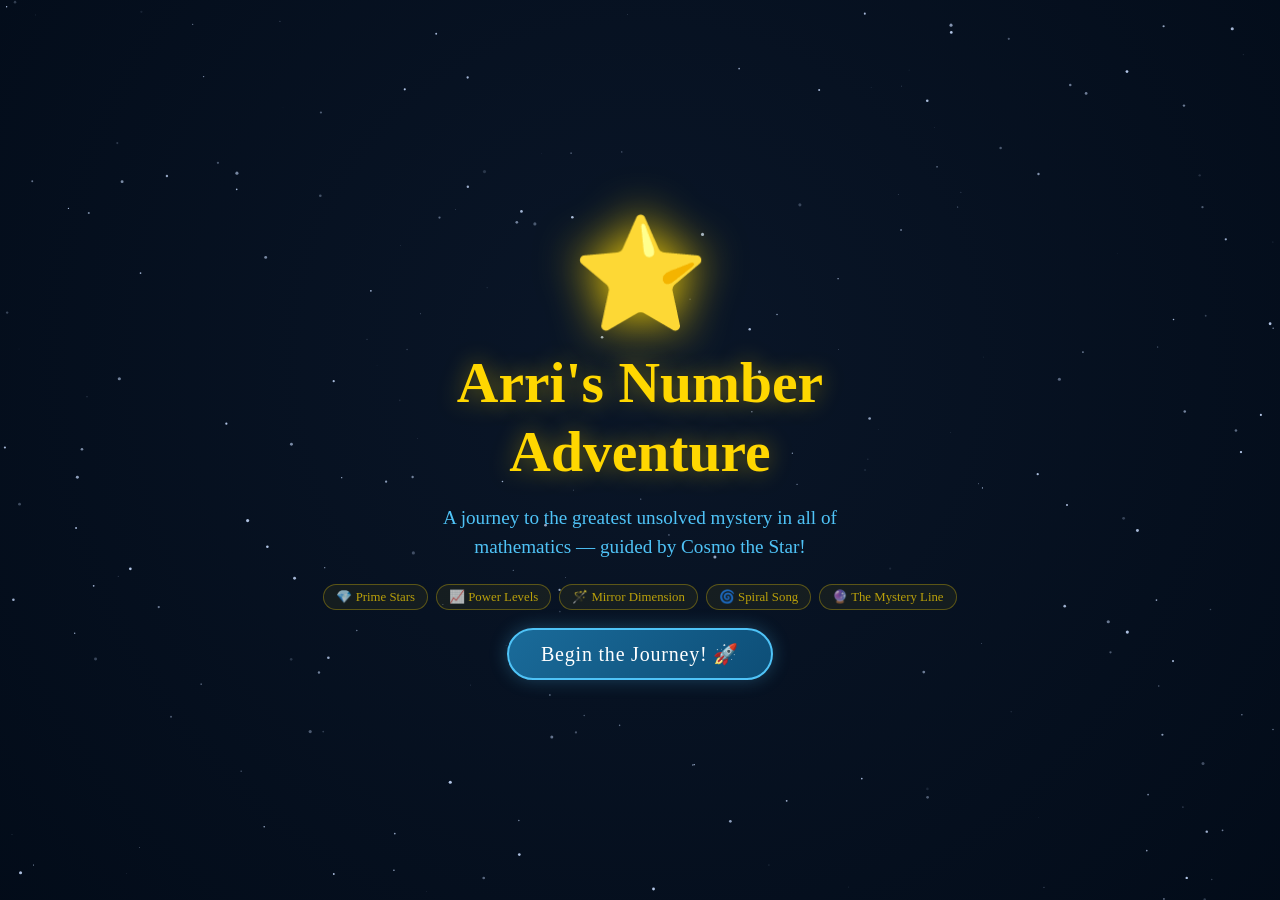
<file: index.html>
<!DOCTYPE html>
<html lang="en">
<head>
<meta charset="UTF-8">
<meta name="viewport" content="width=device-width, initial-scale=1.0, user-scalable=no">
<title>Arri's Number Adventure</title>
<style>
:root{
  --bg:#020b18;--bg2:#0a1628;--yellow:#ffd700;--orange:#ff9d00;
  --accent:#4fc3f7;--text:#e8f4ff;--bubble:rgba(4,16,42,0.94);
  --prime:#ffe100;--comp:#1e2d45;--font:'Georgia',serif;
  --green:#4cff8f;--purple:#c084fc;--red:#ff6b6b;
}
*{margin:0;padding:0;box-sizing:border-box;-webkit-tap-highlight-color:transparent;}
html,body{width:100%;height:100%;background:var(--bg);font-family:var(--font);overflow:hidden;color:var(--text);touch-action:manipulation;}
#bg{position:fixed;inset:0;z-index:0;}

/* ── APP SHELL ── */
#app{position:fixed;inset:0;z-index:1;}

/* ── SCREENS ── */
.screen{position:absolute;inset:0;display:flex;flex-direction:column;align-items:center;justify-content:center;
  opacity:0;pointer-events:none;transition:opacity .7s ease;}
.screen.active{opacity:1;pointer-events:all;}

/* ── TITLE ── */
#s-title{gap:18px;text-align:center;padding:20px;}
.cosmo-xl{font-size:clamp(64px,14vw,110px);animation:float 3s ease-in-out infinite;filter:drop-shadow(0 0 24px gold);line-height:1;}
@keyframes float{0%,100%{transform:translateY(0);}50%{transform:translateY(-14px);}}
#s-title h1{font-size:clamp(1.8rem,5.5vw,3.6rem);color:var(--yellow);text-shadow:0 0 24px rgba(255,215,0,.45);line-height:1.2;}
#s-title .sub{font-size:clamp(.85rem,2.5vw,1.2rem);color:var(--accent);max-width:420px;line-height:1.5;}
.chapter-badges{display:flex;flex-wrap:wrap;justify-content:center;gap:8px;margin-top:4px;}
.badge{padding:4px 12px;border:1px solid rgba(255,215,0,.3);border-radius:20px;
  font-size:clamp(.6rem,1.6vw,.8rem);color:rgba(255,215,0,.7);background:rgba(255,215,0,.06);}

/* ── CHAPTER SCREENS ── */
.ch-screen{padding:8px 10px 130px;flex-direction:column;}
.ch-title{font-size:clamp(.7rem,1.8vw,1rem);color:var(--accent);letter-spacing:.18em;text-transform:uppercase;margin-bottom:6px;flex-shrink:0;}
.ch-body{flex:1;width:100%;max-width:720px;display:flex;align-items:center;justify-content:center;position:relative;min-height:0;overflow:hidden;}

/* ── BUTTONS ── */
.btn{padding:12px 32px;background:linear-gradient(135deg,#1a6b9a,#0d4e77);border:2px solid var(--accent);
  border-radius:30px;color:#fff;font-family:var(--font);font-size:clamp(.95rem,2.5vw,1.25rem);cursor:pointer;
  letter-spacing:.04em;transition:all .25s;box-shadow:0 0 18px rgba(79,195,247,.28);}
.btn:hover,.btn:active{background:linear-gradient(135deg,#2a8bc4,#1a6b9a);box-shadow:0 0 28px rgba(79,195,247,.5);transform:scale(1.04);}
.btn-sm{padding:7px 20px;font-size:clamp(.72rem,2vw,.88rem);border-radius:18px;border-width:1px;}

/* ── NARRATOR ── */
#narrator{position:fixed;bottom:0;left:0;right:0;display:flex;align-items:flex-end;padding:10px 12px 12px;
  gap:10px;z-index:200;opacity:0;transform:translateY(24px);transition:all .5s ease;pointer-events:none;}
#narrator.vis{opacity:1;transform:translateY(0);pointer-events:all;}
#cosmo{font-size:clamp(40px,8vw,58px);animation:float 3.2s ease-in-out infinite;flex-shrink:0;filter:drop-shadow(0 0 10px gold);cursor:default;user-select:none;}
#bubble{flex:1;background:var(--bubble);border:1.5px solid rgba(79,195,247,.38);border-radius:16px;
  padding:11px 14px 10px;display:flex;flex-direction:column;gap:7px;backdrop-filter:blur(12px);
  box-shadow:0 4px 24px rgba(0,0,0,.55);max-width:600px;}
#nt{font-size:clamp(.82rem,2.2vw,1.08rem);color:var(--text);line-height:1.55;min-height:36px;}
#nt .hi{color:var(--yellow);font-weight:bold;}
#nt .em{color:var(--accent);}
#nt .spell{color:var(--purple);}
#nt .power{color:var(--orange);}
#nt .green{color:var(--green);}
#na{display:flex;gap:8px;justify-content:flex-end;align-items:center;}
#na .hint{font-size:clamp(.6rem,1.5vw,.72rem);color:rgba(255,255,255,.35);flex:1;}
#btn-next{padding:7px 20px;background:rgba(79,195,247,.18);border:1px solid var(--accent);border-radius:18px;
  color:var(--accent);font-family:var(--font);font-size:clamp(.72rem,2vw,.88rem);cursor:pointer;transition:all .2s;white-space:nowrap;}
#btn-next:hover,#btn-next:active{background:rgba(79,195,247,.32);}
#btn-next:disabled{opacity:.35;cursor:default;}

/* ── PROGRESS ── */
#progress{position:fixed;top:10px;left:50%;transform:translateX(-50%);display:flex;gap:12px;z-index:150;
  opacity:0;transition:opacity .5s;}
#progress.vis{opacity:1;}
.dot{width:11px;height:11px;border-radius:50%;background:rgba(255,255,255,.15);
  border:1.5px solid rgba(255,255,255,.25);transition:all .4s;}
.dot.done{background:var(--yellow);border-color:var(--yellow);}
.dot.cur{background:var(--accent);border-color:var(--accent);transform:scale(1.45);}

/* ── CH1 SIEVE ── */
#sieve{display:grid;grid-template-columns:repeat(10,1fr);gap:clamp(3px,.8vw,7px);padding:4px;width:100%;max-width:600px;}
.nc{aspect-ratio:1;display:flex;align-items:center;justify-content:center;
  border-radius:6px;font-size:clamp(.55rem,1.5vw,.95rem);font-weight:bold;
  cursor:default;transition:all .35s ease;border:1.5px solid rgba(255,255,255,.12);
  background:rgba(255,255,255,.05);color:rgba(255,255,255,.55);user-select:none;position:relative;overflow:hidden;}
.nc::before{content:'';position:absolute;inset:0;background:linear-gradient(135deg,rgba(255,255,255,.05),transparent);pointer-events:none;}
.nc.prime{background:radial-gradient(circle,rgba(255,210,0,.28),rgba(255,140,0,.08));
  border-color:var(--yellow);color:var(--yellow);box-shadow:0 0 10px rgba(255,200,0,.38);
  border-radius:50%;transform:scale(1.04);}
.nc.comp{background:rgba(30,45,69,.4);border-color:rgba(255,255,255,.05);
  color:rgba(255,255,255,.15);text-decoration:line-through;text-decoration-color:rgba(255,80,80,.4);}
.nc.one{border-color:rgba(100,100,200,.28);color:rgba(150,150,255,.4);text-decoration:line-through;}
.nc.lit{animation:litup .25s ease;border-color:var(--accent);color:var(--accent);box-shadow:0 0 14px rgba(79,195,247,.6);}
@keyframes litup{0%{transform:scale(1.3);}100%{transform:scale(1);}}
.nc.pulse{animation:pulse .4s ease;}
@keyframes pulse{0%,100%{transform:scale(1);}50%{transform:scale(1.18);box-shadow:0 0 20px rgba(255,200,0,.7);}}

/* ── CH2 PRIME COUNTING ── */
#ch2-wrap{display:flex;flex-direction:column;align-items:center;gap:10px;width:100%;max-width:660px;padding:0 8px;}
#slider-row{display:flex;align-items:center;gap:10px;width:100%;}
#slider-row label{font-size:clamp(.7rem,1.8vw,.9rem);color:var(--accent);white-space:nowrap;}
#n-slider{flex:1;-webkit-appearance:none;height:8px;border-radius:4px;background:rgba(79,195,247,.2);cursor:pointer;}
#n-slider::-webkit-slider-thumb{-webkit-appearance:none;width:24px;height:24px;border-radius:50%;
  background:var(--accent);cursor:pointer;box-shadow:0 0 10px rgba(79,195,247,.6);}
#count-disp{font-size:clamp(1rem,2.8vw,1.5rem);color:var(--yellow);text-align:center;}
#power-bar-wrap{width:100%;max-width:400px;height:22px;background:rgba(255,255,255,.08);border-radius:11px;overflow:hidden;border:1px solid rgba(255,165,0,.2);}
#power-bar{height:100%;width:2%;background:linear-gradient(90deg,#ff6b00,#ffd700);transition:width .3s ease;border-radius:11px;}

/* ── CH3 COMPLEX PLANE ── */
#ch3-info{position:absolute;top:6px;left:50%;transform:translateX(-50%);
  background:var(--bubble);border:1px solid rgba(200,130,255,.3);border-radius:10px;padding:6px 14px;
  font-size:clamp(.68rem,1.8vw,.88rem);color:var(--purple);white-space:nowrap;pointer-events:none;}
#ch3-hint{position:absolute;bottom:8px;left:50%;transform:translateX(-50%);
  font-size:clamp(.6rem,1.5vw,.75rem);color:rgba(255,255,255,.35);pointer-events:none;}

/* ── CH4 ZETA ── */
#ch4-controls{position:absolute;bottom:8px;left:50%;transform:translateX(-50%);
  display:flex;align-items:center;gap:10px;}
#terms-slider{-webkit-appearance:none;width:140px;height:7px;border-radius:4px;
  background:rgba(79,195,247,.2);cursor:pointer;}
#terms-slider::-webkit-slider-thumb{-webkit-appearance:none;width:20px;height:20px;border-radius:50%;
  background:var(--accent);cursor:pointer;}
#terms-label{font-size:clamp(.65rem,1.6vw,.8rem);color:var(--accent);white-space:nowrap;}

/* ── CH5 CRITICAL LINE ── */
#ch5-msg{position:absolute;top:6px;left:50%;transform:translateX(-50%);
  background:var(--bubble);border:1px solid rgba(255,100,100,.3);border-radius:10px;padding:6px 14px;
  font-size:clamp(.65rem,1.7vw,.85rem);color:var(--red);white-space:nowrap;pointer-events:none;opacity:0;transition:opacity .4s;}

/* ── FINAL SCREEN ── */
#s-final{gap:16px;text-align:center;padding:20px;}
#s-final .big-star{font-size:clamp(60px,12vw,96px);animation:float 3s ease-in-out infinite;filter:drop-shadow(0 0 24px gold);}
#s-final h2{font-size:clamp(1.5rem,4.5vw,2.8rem);color:var(--yellow);}
#s-final p{font-size:clamp(.85rem,2.3vw,1.15rem);max-width:500px;line-height:1.6;}
#s-final .credits{font-size:clamp(.65rem,1.6vw,.82rem);color:rgba(255,255,255,.4);margin-top:4px;}

/* ── CELEBRATION ── */
#celebration{position:fixed;inset:0;pointer-events:none;z-index:300;overflow:hidden;}
.confetti{position:absolute;width:10px;height:10px;border-radius:2px;animation:fall linear forwards;}
@keyframes fall{0%{transform:translateY(-20px) rotate(0deg);opacity:1;}
  100%{transform:translateY(110vh) rotate(720deg);opacity:0;}}

/* ── CHAPTER INTRO SPLASH ── */
#ch-splash{position:fixed;inset:0;z-index:250;display:flex;align-items:center;justify-content:center;
  background:rgba(2,11,24,.88);flex-direction:column;gap:12px;
  opacity:0;pointer-events:none;transition:opacity .4s;}
#ch-splash.vis{opacity:1;}
#ch-splash .ch-num{font-size:clamp(3rem,10vw,7rem);color:var(--yellow);text-shadow:0 0 40px rgba(255,215,0,.6);line-height:1;}
#ch-splash .ch-name{font-size:clamp(1rem,3vw,1.8rem);color:var(--accent);letter-spacing:.15em;}
#ch-splash .ch-emoji{font-size:clamp(2rem,6vw,4rem);}
</style>
</head>
<body>
<canvas id="bg"></canvas>
<div id="app">

<!-- TITLE -->
<div id="s-title" class="screen active">
  <div class="cosmo-xl">⭐</div>
  <h1>Arri's Number<br>Adventure</h1>
  <p class="sub">A journey to the greatest unsolved mystery in all of mathematics — guided by Cosmo the Star!</p>
  <div class="chapter-badges">
    <span class="badge">💎 Prime Stars</span>
    <span class="badge">📈 Power Levels</span>
    <span class="badge">🪄 Mirror Dimension</span>
    <span class="badge">🌀 Spiral Song</span>
    <span class="badge">🔮 The Mystery Line</span>
  </div>
  <button class="btn" onclick="startApp()">Begin the Journey! 🚀</button>
</div>

<!-- CH 1 -->
<div id="s-ch1" class="screen ch-screen">
  <div class="ch-title">Chapter 1 · The Special Stars</div>
  <div class="ch-body">
    <div id="sieve"></div>
  </div>
</div>

<!-- CH 2 -->
<div id="s-ch2" class="screen ch-screen">
  <div class="ch-title">Chapter 2 · Power Level: Primes</div>
  <div class="ch-body">
    <div id="ch2-wrap">
      <canvas id="c2-line" height="80"></canvas>
      <div id="slider-row">
        <label>n =</label>
        <input type="range" id="n-slider" min="2" max="100" value="2">
        <label id="n-val">2</label>
      </div>
      <div id="count-disp">🌟 1 prime found so far</div>
      <div id="power-bar-wrap"><div id="power-bar"></div></div>
      <canvas id="c2-graph" height="130"></canvas>
    </div>
  </div>
</div>

<!-- CH 3 -->
<div id="s-ch3" class="screen ch-screen">
  <div class="ch-title">Chapter 3 · The Mirror Dimension</div>
  <div class="ch-body" style="position:relative;">
    <canvas id="c3"></canvas>
    <div id="ch3-info">Tap anywhere on the plane!</div>
    <div id="ch3-hint">i is the magic number where i × i = −1 ✨</div>
  </div>
</div>

<!-- CH 4 -->
<div id="s-ch4" class="screen ch-screen">
  <div class="ch-title">Chapter 4 · The Spiral Song</div>
  <div class="ch-body" style="position:relative;">
    <canvas id="c4"></canvas>
    <div id="ch4-controls">
      <span id="terms-label">Terms: 1</span>
      <input type="range" id="terms-slider" min="1" max="50" value="1">
    </div>
  </div>
</div>

<!-- CH 5 -->
<div id="s-ch5" class="screen ch-screen">
  <div class="ch-title">Chapter 5 · The Mystery Line</div>
  <div class="ch-body" style="position:relative;">
    <canvas id="c5"></canvas>
    <div id="ch5-msg">Try dragging a zero off the line...</div>
  </div>
</div>

<!-- FINAL -->
<div id="s-final" class="screen">
  <div class="big-star">🌟</div>
  <h2>You did it, Arri!</h2>
  <p>You just explored the <span style="color:var(--yellow)">Riemann Hypothesis</span> — one of the greatest unsolved mysteries in mathematics.<br><br>
  The best mathematicians in the world have been trying to solve it for <span style="color:var(--accent)">over 165 years</span>.<br><br>
  <span style="color:var(--green)">Maybe one day... it'll be YOU who cracks it. 🚀</span></p>
  <div class="credits">Made with ❤️ for Arri · Keep exploring!</div>
  <button class="btn" onclick="restartApp()">Play Again! 🔄</button>
</div>

</div><!-- /app -->

<!-- NARRATOR -->
<div id="narrator">
  <div id="cosmo">⭐</div>
  <div id="bubble">
    <p id="nt"></p>
    <div id="na">
      <span class="hint" id="nt-hint"></span>
      <button id="btn-next" onclick="advance()">Next →</button>
    </div>
  </div>
</div>

<!-- PROGRESS -->
<div id="progress">
  <div class="dot" id="d1"></div>
  <div class="dot" id="d2"></div>
  <div class="dot" id="d3"></div>
  <div class="dot" id="d4"></div>
  <div class="dot" id="d5"></div>
</div>

<!-- CHAPTER SPLASH -->
<div id="ch-splash">
  <div class="ch-num" id="sp-num"></div>
  <div class="ch-emoji" id="sp-emoji"></div>
  <div class="ch-name" id="sp-name"></div>
</div>

<!-- CELEBRATION -->
<div id="celebration"></div>

<script>
'use strict';
/* ═══════════════════════════════════════════════════
   BACKGROUND STARFIELD
═══════════════════════════════════════════════════ */
(function(){
  const cv=document.getElementById('bg');
  const cx=cv.getContext('2d');
  let W,H,stars=[];
  function resize(){
    W=cv.width=window.innerWidth;
    H=cv.height=window.innerHeight;
    stars=[];
    for(let i=0;i<220;i++) stars.push({
      x:Math.random()*W,y:Math.random()*H,
      r:Math.random()*1.4+.2,
      a:Math.random(),da:(Math.random()-.5)*.008+.002,
      s:Math.random()*.3+.05
    });
  }
  resize();
  window.addEventListener('resize',resize);
  function draw(){
    cx.clearRect(0,0,W,H);
    const grad=cx.createRadialGradient(W*.5,H*.4,.1,W*.5,H*.4,Math.max(W,H)*.7);
    grad.addColorStop(0,'#0a1628');grad.addColorStop(1,'#020b18');
    cx.fillStyle=grad;cx.fillRect(0,0,W,H);
    stars.forEach(s=>{
      s.x+=s.s*.15;s.y-=s.s*.05;
      s.a+=s.da;if(s.a>1||s.a<0)s.da*=-1;
      if(s.x>W)s.x=0;if(s.y<0)s.y=H;
      cx.beginPath();cx.arc(s.x,s.y,s.r,0,Math.PI*2);
      cx.fillStyle=`rgba(200,220,255,${s.a*.8+.1})`;cx.fill();
    });
    requestAnimationFrame(draw);
  }
  draw();
})();

/* ═══════════════════════════════════════════════════
   HELPERS
═══════════════════════════════════════════════════ */
const isPrime=n=>{if(n<2)return false;for(let i=2;i<=Math.sqrt(n);i++)if(n%i===0)return false;return true;};
const primesBelowN=n=>{const a=[];for(let i=2;i<=n;i++)if(isPrime(i))a.push(i);return a;};
function sleep(ms){return new Promise(r=>setTimeout(r,ms));}
function qs(id){return document.getElementById(id);}

/* ═══════════════════════════════════════════════════
   APP STATE
═══════════════════════════════════════════════════ */
const app={ch:0,step:0,locked:false};

/* ═══════════════════════════════════════════════════
   STORY DATA
═══════════════════════════════════════════════════ */
const STORY=[
  // CH 1 - PRIME STARS
  {steps:[
    {t:`Hi <span class="hi">Arri</span>! I'm <span class="hi">Cosmo</span> ⭐ — your guide through the Number Universe! Ready for an adventure even bigger than any Minecraft world?`,h:''},
    {t:`In Minecraft, everything is built from <span class="em">basic blocks</span> — stone, wood, diamond... Numbers have their own basic blocks too! Let me show you.`,h:'',a:()=>buildSieve()},
    {t:`Look at all these numbers from <span class="hi">1 to 50</span>! They're all here — but some of them are secretly <span class="em">SPECIAL</span>. Can you tell which ones?`,h:''},
    {t:`The special ones are called <span class="hi">PRIME NUMBERS</span> ⭐ A prime can only be divided evenly by <span class="em">1</span> and <span class="em">itself</span>. Nothing else can crack it! 💪`,h:'Like BJJ — perfect defense!'},
    {t:`Let's find them all using the <span class="spell">Sieve of Eratosthenes</span> — an ancient spell invented by a Greek mathematician 2,300 years ago! First: <span class="hi">1</span> is NOT prime (special rule!).`,a:()=>sieveMarkOne()},
    {t:`<span class="hi">2</span> is the first PRIME STAR! ⭐ It's the only even prime. Now watch — all multiples of 2 (4, 6, 8...) can be divided by 2, so they're NOT prime. Crossing them out!`,a:()=>sieveMarkMultiples(2)},
    {t:`<span class="hi">3</span> is PRIME! ⭐ Crossing out 6, 9, 12, 15... Notice 6 was already done? That's the combo system — like Goku hitting two targets with one move! 🔥`,a:()=>sieveMarkMultiples(3)},
    {t:`<span class="hi">5</span> is PRIME! ⭐ And <span class="hi">7</span> is PRIME! ⭐ Crossing out their multiples... most are already gone!`,a:()=>sieveMarkMultiples(5,()=>sieveMarkMultiples(7))},
    {t:`<span class="hi">LOOK!</span> Everything still <span class="power">glowing golden</span> is a PRIME NUMBER! Like finding diamond ore in Minecraft — <span class="em">rare and precious</span>! 💎`,a:()=>sieveReveal()},
    {t:`The primes up to 50 are: 2, 3, 5, 7, 11, 13, 17, 19, 23, 29, 31, 37, 41, 43, 47. There are exactly <span class="hi">15 of them</span>. How many primes are there in total? Let's find out...`,a:()=>celebrate('⭐💎✨🌟'),next:'Chapter 2 →'},
  ]},
  // CH 2 - PRIME COUNTING
  {steps:[
    {t:`Now for the <span class="power">power level</span> question: as numbers get bigger, how many primes are there? Let's explore with the slider! 🔥`,h:'',a:()=>initCh2()},
    {t:`Drag the slider right — watch the <span class="hi">golden primes</span> light up on the number line, and the count go up! Notice anything about how they spread out?`,h:'Slide right slowly!'},
    {t:`See how primes get <span class="em">rarer</span> as numbers grow? There are 4 primes up to 10, but only 25 primes up to 100. They thin out — like bosses that get further apart in Dragon Ball! 🐉`,h:''},
    {t:`But here's the amazing part: the primes <span class="hi">NEVER stop</span>. There are infinitely many primes! Even Goku's <span class="power">power level over 9000</span> can't count them all! ∞`,h:''},
    {t:`Mathematicians found a formula: primes up to n ≈ <span class="spell">n ÷ ln(n)</span>. The blue curve shows this estimate. See how close it matches the steps?`,h:'The formula gets more accurate for big n',a:()=>showPiApprox()},
    {t:`This is called the <span class="hi">Prime Number Theorem</span>. But WHY do primes thin out in this exact way? That question leads us to the greatest mystery in math...`,a:()=>celebrate('🔥⚡💥'),next:'Chapter 3 →'},
  ]},
  // CH 3 - COMPLEX PLANE
  {steps:[
    {t:`New world, Arri! You know the number line — 0, 1, 2, 3... But what about <span class="spell">√(−1)</span>? There's NO number on that line that times itself gives −1!`,h:'',a:()=>initCh3()},
    {t:`Mathematicians did something genius: they <span class="hi">invented a new direction</span>! They said "let's call √(−1) the letter <span class="spell">i</span>" and draw it going <span class="em">UP</span> instead of sideways!`,h:''},
    {t:`This creates the <span class="spell">Mirror Dimension</span> — a 2D world where every point is a number! <span class="hi">Real numbers</span> go left/right. <span class="spell">Imaginary numbers</span> go up/down. Like Harry Potter's Platform 9¾! 🪄`,a:()=>animateCh3Axes()},
    {t:`A point like <span class="hi">(3, 2)</span> means the number <span class="spell">3 + 2i</span>. Three real, two imaginary. <span class="green">Tap anywhere on the plane</span> and I'll tell you what number you found!`,h:'Tap on the plane to explore!',a:()=>enableCh3Tap()},
    {t:`You're exploring the <span class="spell">complex plane</span>! Every point is a complex number <span class="hi">a + bi</span>. Riemann used this exact idea to unlock the secret of primes. Here's how...`,a:()=>celebrate('🪄✨🔮'),next:'Chapter 4 →'},
  ]},
  // CH 4 - ZETA SPIRAL
  {steps:[
    {t:`Bernhard <span class="hi">Riemann</span> — the Dumbledore of mathematics — invented a magical recipe in 1859. He called it the <span class="spell">Zeta function</span>: ζ(s) = 1 + 1/2ˢ + 1/3ˢ + 1/4ˢ + ...`,h:'',a:()=>initCh4()},
    {t:`Think of each term as a <span class="em">tiny arrow</span>. You place them end-to-end in the complex plane. As you add more arrows, they form a <span class="hi">spiral</span>! Drag the slider to add more terms!`,h:'Drag the slider!',a:()=>enableCh4Slider()},
    {t:`For most values of <span class="spell">s</span>, the spiral settles at some point. But for some SPECIAL values of s — the spiral ends exactly at <span class="hi">ZERO</span> — the center!`,h:''},
    {t:`Those special s values where ζ(s) = 0 are called the <span class="spell">zeros</span> of the zeta function. Riemann found that these zeros are <span class="hi">connected to primes</span> like a secret code! 🔮`,h:''},
    {t:`So where are all these zeros? Riemann looked... and saw something <span class="hi">astonishing</span>. ALL the zeros seemed to line up on one special vertical line in the complex plane!`,a:()=>celebrate('🌀🔮✨'),next:'Chapter 5 →'},
  ]},
  // CH 5 - CRITICAL LINE
  {steps:[
    {t:`This is it, Arri — <span class="hi">THE BIG MYSTERY</span>! 🔮 Riemann noticed that all the zeros of the zeta function seem to have real part exactly = <span class="spell">½</span>. That's the <span class="hi">Critical Line</span>!`,h:'',a:()=>initCh5()},
    {t:`The red dashed line is the <span class="spell">Critical Line</span> — at x = ½. Watch the zeros appear. They ALL land exactly on it — like a perfectly balanced kata in BJJ! 🥋`,a:()=>animateCh5Zeros()},
    {t:`Mathematicians have checked over <span class="hi">10 trillion zeros</span> — every single one is on the Critical Line. Computers have been running for decades checking this!`,h:''},
    {t:`But <span class="power">NOBODY has proven</span> it has to be true forever. Not for the infinite zeros we haven't checked. <span class="em">It might be true. It might have one exception hiding somewhere.</span>`,h:''},
    {t:`<span class="hi">Try dragging a zero</span> off the Critical Line! See how it snaps back? That's what Riemann believed — but he couldn't prove it. <span class="spell">This is the Riemann Hypothesis.</span>`,h:'Drag a zero — dare you!',a:()=>enableCh5Drag()},
    {t:`The Riemann Hypothesis is one of the <span class="hi">Millennium Prize Problems</span> — worth <span class="power">$1 million</span> to whoever proves it! It's the final boss of mathematics. 🐉`,h:''},
    {t:`It's been <span class="hi">165 years</span> since Riemann wrote it down. The greatest mathematicians who ever lived couldn't crack it. But you know what? <span class="green">The next great mathematician is still out there...</span>`,a:()=>celebrate('🌟🏆🔮💎'),next:'Finish! 🎉'},
  ]},
];

/* ═══════════════════════════════════════════════════
   NAVIGATION
═══════════════════════════════════════════════════ */
const SCREENS=['s-title','s-ch1','s-ch2','s-ch3','s-ch4','s-ch5','s-final'];
const CH_META=[
  null,
  {num:'Chapter 1',name:'The Special Stars',emoji:'💎'},
  {num:'Chapter 2',name:'Power Level: Primes',emoji:'🔥'},
  {num:'Chapter 3',name:'The Mirror Dimension',emoji:'🪄'},
  {num:'Chapter 4',name:'The Spiral Song',emoji:'🌀'},
  {num:'Chapter 5',name:'The Mystery Line',emoji:'🔮'},
];
const DOTS=['d1','d2','d3','d4','d5'];

function showScreen(id){
  SCREENS.forEach(s=>qs(s).classList.remove('active'));
  qs(id).classList.add('active');
}

function updateProgress(){
  DOTS.forEach((d,i)=>{
    const el=qs(d);
    el.className='dot';
    if(i+1<app.ch)el.classList.add('done');
    else if(i+1===app.ch)el.classList.add('cur');
  });
}

async function showSplash(ch){
  const m=CH_META[ch];
  qs('sp-num').textContent=m.num;
  qs('sp-name').textContent=m.name;
  qs('sp-emoji').textContent=m.emoji;
  const el=qs('ch-splash');
  el.classList.add('vis');
  await sleep(1800);
  el.classList.remove('vis');
  await sleep(400);
}

function setNarrator(text,hint,btnLabel,locked){
  qs('nt').innerHTML=text;
  qs('nt-hint').textContent=hint||'';
  qs('btn-next').textContent=btnLabel||'Next →';
  qs('btn-next').disabled=!!locked;
}

function unlockNext(){qs('btn-next').disabled=false;}

/* ═══════════════════════════════════════════════════
   STORY ENGINE
═══════════════════════════════════════════════════ */
async function startApp(){
  showScreen('s-title');
  await sleep(100);
  // transition to first chapter
  qs('narrator').classList.add('vis');
  qs('progress').classList.add('vis');
  await goChapter(1);
}

async function goChapter(ch){
  app.ch=ch;
  app.step=0;
  app.locked=false;
  updateProgress();
  if(ch<=5){
    await showSplash(ch);
    showScreen('s-ch'+ch);
  } else {
    showScreen('s-final');
    qs('narrator').classList.remove('vis');
    qs('progress').classList.remove('vis');
    doFinalCelebration();
    return;
  }
  renderStep();
}

function renderStep(){
  const steps=STORY[app.ch-1].steps;
  const s=steps[app.step];
  const isLast=app.step===steps.length-1;
  setNarrator(s.t, s.h||'', isLast?(s.next||'Next Chapter →'):'Next →', false);
  if(s.a) s.a();
}

async function advance(){
  if(app.locked)return;
  const steps=STORY[app.ch-1].steps;
  if(app.step<steps.length-1){
    app.step++;
    renderStep();
  } else {
    // end of chapter
    app.locked=true;
    qs('btn-next').disabled=true;
    if(app.ch<5){
      await sleep(400);
      await goChapter(app.ch+1);
    } else {
      await sleep(400);
      await goChapter(6);
    }
  }
}

/* ═══════════════════════════════════════════════════
   CHAPTER 1 — SIEVE
═══════════════════════════════════════════════════ */
let sieveCells=[];

function buildSieve(){
  const grid=qs('sieve');
  grid.innerHTML='';
  sieveCells=[];
  for(let n=1;n<=50;n++){
    const d=document.createElement('div');
    d.className='nc';
    d.textContent=n;
    d.dataset.n=n;
    grid.appendChild(d);
    sieveCells.push(d);
  }
}

async function sieveMarkOne(){
  await sleep(200);
  sieveCells[0].className='nc one';
}

async function sieveMarkMultiples(p, then){
  // first flash the prime itself
  const pCell=sieveCells[p-1];
  pCell.className='nc lit';
  await sleep(350);
  pCell.className='nc prime';
  // cross out multiples
  for(let m=p*2;m<=50;m+=p){
    const c=sieveCells[m-1];
    if(!c.classList.contains('comp')&&!c.classList.contains('prime')){
      c.className='nc comp';
      await sleep(60);
    }
  }
  if(then) then();
}

async function sieveReveal(){
  for(let i=0;i<50;i++){
    const c=sieveCells[i];
    const n=i+1;
    if(!c.classList.contains('comp')&&!c.classList.contains('one')){
      c.className='nc prime';
      c.classList.add('pulse');
      await sleep(40);
    }
  }
}

/* ═══════════════════════════════════════════════════
   CHAPTER 2 — PRIME COUNTING
═══════════════════════════════════════════════════ */
let c2lineCtx, c2graphCtx, c2W, c2GW, piApprox=false;

function initCh2(){
  const cl=qs('c2-line'); const cg=qs('c2-graph');
  const wrap=qs('ch2-wrap');
  c2W=wrap.offsetWidth||600;
  cl.width=c2W; cl.height=80;
  cg.width=c2W; cg.height=130;
  c2GW=c2W;
  c2lineCtx=cl.getContext('2d');
  c2graphCtx=cg.getContext('2d');
  drawPrimeLine(2);
  drawPiGraph(2);
  qs('n-slider').oninput=function(){
    const n=+this.value;
    qs('n-val').textContent=n;
    drawPrimeLine(n);
    drawPiGraph(n);
    const cnt=primesBelowN(n).length;
    qs('count-disp').innerHTML=`🌟 <span style="color:var(--yellow);font-size:1.1em">${cnt}</span> prime${cnt!==1?'s':''} up to ${n}`;
    qs('power-bar').style.width=Math.min(100,cnt/25*100)+'%';
  };
  qs('n-slider').oninput();
}

function drawPrimeLine(n){
  const cx=c2lineCtx, W=c2W, H=80;
  cx.clearRect(0,0,W,H);
  // line
  cx.strokeStyle='rgba(79,195,247,.25)';cx.lineWidth=2;
  cx.beginPath();cx.moveTo(20,H/2);cx.lineTo(W-20,H/2);cx.stroke();
  // marks
  for(let i=2;i<=100;i++){
    const x=20+(i-2)/(98)*(W-40);
    const prime=isPrime(i);
    const active=i<=n;
    if(active&&prime){
      cx.beginPath();cx.arc(x,H/2,6,0,Math.PI*2);
      cx.fillStyle=`rgba(255,215,0,${i<=n?.9:.2})`;
      cx.fill();
      cx.beginPath();cx.arc(x,H/2,10,0,Math.PI*2);
      cx.fillStyle='rgba(255,215,0,.12)';cx.fill();
    } else if(active){
      cx.beginPath();cx.arc(x,H/2,2.5,0,Math.PI*2);
      cx.fillStyle='rgba(255,255,255,.18)';cx.fill();
    } else {
      cx.beginPath();cx.arc(x,H/2,2,0,Math.PI*2);
      cx.fillStyle='rgba(255,255,255,.07)';cx.fill();
    }
  }
  // cursor line
  const cx2=20+(n-2)/(98)*(W-40);
  cx.strokeStyle='rgba(79,195,247,.5)';cx.lineWidth=1.5;
  cx.setLineDash([4,3]);
  cx.beginPath();cx.moveTo(cx2,10);cx.lineTo(cx2,H-10);cx.stroke();
  cx.setLineDash([]);
}

function drawPiGraph(n){
  const cx=c2graphCtx, W=c2GW, H=130;
  cx.clearRect(0,0,W,H);
  // axes
  cx.strokeStyle='rgba(255,255,255,.15)';cx.lineWidth=1;
  cx.beginPath();cx.moveTo(30,8);cx.lineTo(30,H-20);cx.lineTo(W-8,H-20);cx.stroke();
  // step graph (π(x))
  cx.strokeStyle=`rgba(255,215,0,.8)`;cx.lineWidth=2;cx.beginPath();
  let prevCnt=0,started=false;
  for(let x=2;x<=100;x++){
    const px=30+(x-2)/(98)*(W-38);
    const cnt=primesBelowN(x).length;
    const py=H-20-cnt/25*(H-28);
    if(!started){cx.moveTo(px,py);started=true;}
    else {cx.lineTo(px,py);}
    prevCnt=cnt;
  }
  cx.stroke();
  // highlight up to n
  cx.strokeStyle='rgba(255,215,0,.25)';cx.lineWidth=6;cx.beginPath();
  started=false;
  for(let x=2;x<=n;x++){
    const px=30+(x-2)/(98)*(W-38);
    const cnt=primesBelowN(x).length;
    const py=H-20-cnt/25*(H-28);
    if(!started){cx.moveTo(px,py);started=true;}
    else cx.lineTo(px,py);
  }
  cx.stroke();
  // approx curve
  if(piApprox){
    cx.strokeStyle='rgba(79,195,247,.6)';cx.lineWidth=1.5;cx.setLineDash([3,3]);cx.beginPath();
    let s2=false;
    for(let x=3;x<=100;x++){
      const px=30+(x-2)/(98)*(W-38);
      const approx=x/Math.log(x);
      const py=H-20-approx/25*(H-28);
      if(!s2){cx.moveTo(px,Math.max(8,py));s2=true;}
      else cx.lineTo(px,Math.max(8,py));
    }
    cx.stroke();cx.setLineDash([]);
    cx.fillStyle='rgba(79,195,247,.7)';cx.font=`${Math.round(c2W*.022)+8}px Georgia`;
    cx.fillText('~ n/ln(n)',W-70,22);
  }
  // label
  cx.fillStyle='rgba(255,215,0,.6)';cx.font=`${Math.round(c2W*.02)+8}px Georgia`;
  cx.fillText('π(n)',34,22);
}

function showPiApprox(){piApprox=true;const n=+qs('n-slider').value;drawPiGraph(n);}

/* ═══════════════════════════════════════════════════
   CHAPTER 3 — COMPLEX PLANE
═══════════════════════════════════════════════════ */
let c3, cx3, c3W, c3H, c3Points=[], c3TapEnabled=false, c3AxesDone=false;
let c3AnimFrame=null;

function initCh3(){
  c3=qs('c3');
  const wrap=c3.parentElement;
  c3W=Math.min(wrap.offsetWidth,wrap.offsetHeight-40)||380;
  c3H=c3W;
  c3.width=c3W;c3.height=c3H;
  cx3=c3.getContext('2d');
  c3Points=[];c3TapEnabled=false;c3AxesDone=false;
  drawC3(0);
}

function drawC3(phase){
  const cx=cx3,W=c3W,H=c3H;
  const cx0=W/2,cy0=H/2;
  const scale=(W-60)/8; // units
  cx.clearRect(0,0,W,H);
  // grid
  cx.strokeStyle='rgba(255,255,255,.04)';cx.lineWidth=1;
  for(let i=-4;i<=4;i++){
    cx.beginPath();cx.moveTo(cx0+i*scale,10);cx.lineTo(cx0+i*scale,H-10);cx.stroke();
    cx.beginPath();cx.moveTo(10,cy0+i*scale);cx.lineTo(W-10,cy0+i*scale);cx.stroke();
  }
  // real axis (always)
  const alpha=Math.min(1,phase);
  cx.strokeStyle=`rgba(79,195,247,${alpha*.8})`;cx.lineWidth=2;
  cx.beginPath();cx.moveTo(10,cy0);cx.lineTo(W-10,cy0);cx.stroke();
  // arrow heads
  cx.fillStyle=`rgba(79,195,247,${alpha*.8})`;
  cx.beginPath();cx.moveTo(W-8,cy0);cx.lineTo(W-18,cy0-5);cx.lineTo(W-18,cy0+5);cx.fill();
  cx.fillStyle=`rgba(79,195,247,${alpha*.5})`;
  cx.font=`${Math.round(scale*.35)}px Georgia`;
  cx.fillText('Real →',W-64,cy0-8);
  // imaginary axis (fades in on phase>0)
  if(phase>0){
    const a2=Math.min(1,(phase-.2)*2);
    cx.strokeStyle=`rgba(192,132,252,${a2*.8})`;cx.lineWidth=2;
    cx.beginPath();cx.moveTo(cx0,H-10);cx.lineTo(cx0,10);cx.stroke();
    cx.fillStyle=`rgba(192,132,252,${a2*.8})`;
    cx.beginPath();cx.moveTo(cx0,8);cx.lineTo(cx0-5,18);cx.lineTo(cx0+5,18);cx.fill();
    cx.fillStyle=`rgba(192,132,252,${a2*.6})`;
    cx.font=`${Math.round(scale*.35)}px Georgia`;
    cx.fillText('Imaginary ↑',cx0+6,24);
    // label i
    cx.fillStyle=`rgba(192,132,252,${a2})`;
    cx.font=`bold ${Math.round(scale*.4)}px Georgia`;
    cx.fillText('i',cx0+5,cy0-scale+4);
    cx.fillText('-i',cx0+5,cy0+scale+4);
  }
  // tick labels real axis
  cx.fillStyle=`rgba(79,195,247,${alpha*.5})`;
  cx.font=`${Math.round(scale*.3)}px Georgia`;
  for(let i=-3;i<=3;i++){if(i===0)continue;
    cx.fillText(i,cx0+i*scale-4,cy0+14);
  }
  // tapped points
  c3Points.forEach(p=>{
    cx.beginPath();cx.arc(cx0+p.re*scale,cy0-p.im*scale,6,0,Math.PI*2);
    cx.fillStyle=`rgba(255,160,0,.9)`;cx.fill();
    cx.strokeStyle='rgba(255,215,0,.6)';cx.lineWidth=1.5;cx.stroke();
    cx.fillStyle='rgba(255,215,0,.85)';
    cx.font=`bold ${Math.round(scale*.28)}px Georgia`;
    const label=`${p.re}${p.im>=0?'+':''}${p.im}i`;
    cx.fillText(label,cx0+p.re*scale+8,cy0-p.im*scale-6);
  });
}

let c3Phase=0;
async function animateCh3Axes(){
  c3AxesDone=false;
  c3Phase=0;
  const dur=1200, start=performance.now();
  function tick(now){
    c3Phase=Math.min(1,(now-start)/dur);
    drawC3(c3Phase);
    if(c3Phase<1) c3AnimFrame=requestAnimationFrame(tick);
    else c3AxesDone=true;
  }
  c3AnimFrame=requestAnimationFrame(tick);
}

function enableCh3Tap(){
  c3TapEnabled=true;
  qs('ch3-info').style.opacity='1';
  function tap(e){
    if(!c3TapEnabled)return;
    const rect=c3.getBoundingClientRect();
    const cx=(e.clientX||e.touches[0].clientX)-rect.left;
    const cy=(e.clientY||e.touches[0].clientY)-rect.top;
    const scale=(c3W-60)/8;
    const re=Math.round((cx-c3W/2)/scale);
    const im=Math.round(-(cy-c3H/2)/scale);
    c3Points.push({re,im});
    if(c3Points.length>6)c3Points.shift();
    drawC3(c3Phase||1);
    qs('ch3-info').textContent=`You found: ${re} + ${im}i  (${re} real, ${im} imaginary)`;
  }
  c3.addEventListener('click',tap);
  c3.addEventListener('touchstart',tap);
}

/* ═══════════════════════════════════════════════════
   CHAPTER 4 — ZETA SPIRAL
═══════════════════════════════════════════════════ */
let c4, cx4, c4W, c4H, c4Terms=1, c4SliderEnabled=false;
// Use s = 2 (real) for a nice convergent spiral, partial sums of ζ(2) = π²/6
// For visual: terms as vectors in polar-ish layout
// We'll visualize: z_n = sum_{k=1}^{N} 1/k^s for s complex
// For interactivity we'll use s = 2+0i (real part 2, imaginary 0)
// Actually for a SPIRAL effect, let's use s = 0.5 + 14.134i (near first zero!)
// That creates a beautiful spiral. But might be hard to explain.
// Better: use s = 1 + ti where t varies, and show it spiraling.
// SIMPLEST: show partial sums of ζ(2) = π²/6 ≈ 1.6449 as connecting arrows

function zetaPartialSum(N, sRe, sIm){
  let re=0,im=0;
  for(let k=1;k<=N;k++){
    // k^s = e^(s*ln(k)) = e^((sRe+i*sIm)*ln(k))
    const lnk=Math.log(k);
    const expRe=Math.exp(-sIm*lnk); // magnitude
    const expIm=sRe*lnk; // but wait...
    // k^s = k^sRe * e^(i*sIm*ln(k))
    const mag=Math.pow(k,-sRe);
    const arg=-sIm*Math.log(k);
    re+=mag*Math.cos(arg);
    im+=mag*Math.sin(arg);
  }
  return {re,im};
}

function initCh4(){
  c4=qs('c4');
  const wrap=c4.parentElement;
  c4W=Math.min(wrap.offsetWidth,wrap.offsetHeight-50)||380;
  c4H=c4W;
  c4.width=c4W;c4.height=c4H;
  cx4=c4.getContext('2d');
  c4Terms=1;c4SliderEnabled=false;
  qs('terms-slider').value=1;
  qs('terms-label').textContent='Terms: 1';
  drawZeta(1);
}

function drawZeta(N){
  const cx=cx4,W=c4W,H=c4H;
  // Use s = 0.5 + 14.134i for dramatic spiral (near first non-trivial zero)
  // But simpler: use s=2 for real convergent, and s=0.5+bi for complex
  // Let's use s=2 initially (real), then let user see the spiral with im part
  const sRe=0.5, sIm=14.134; // near first non-trivial zero — makes a beautiful spiral!
  cx.clearRect(0,0,W,H);
  // find scale
  let maxR=0;
  const pts=[{re:0,im:0}];
  for(let k=1;k<=Math.min(N,50);k++){
    const mag=Math.pow(k,-sRe);
    const arg=-sIm*Math.log(k);
    const last=pts[pts.length-1];
    pts.push({re:last.re+mag*Math.cos(arg),im:last.im+mag*Math.sin(arg)});
    maxR=Math.max(maxR,Math.abs(pts[pts.length-1].re),Math.abs(pts[pts.length-1].im));
  }
  const scale=(W*.42)/Math.max(maxR,0.5);
  const ox=W/2,oy=H/2;
  // grid circle
  cx.strokeStyle='rgba(255,255,255,.04)';cx.lineWidth=1;
  for(let r=.5;r<=3;r+=.5){
    cx.beginPath();cx.arc(ox,oy,r*scale,0,Math.PI*2);cx.stroke();
  }
  // axes
  cx.strokeStyle='rgba(255,255,255,.1)';cx.lineWidth=1;
  cx.beginPath();cx.moveTo(ox,10);cx.lineTo(ox,H-10);cx.stroke();
  cx.beginPath();cx.moveTo(10,oy);cx.lineTo(W-10,oy);cx.stroke();
  // ZERO dot
  cx.beginPath();cx.arc(ox,oy,5,0,Math.PI*2);
  cx.fillStyle='rgba(255,100,100,.8)';cx.fill();
  cx.fillStyle='rgba(255,100,100,.7)';cx.font=`bold ${Math.round(W*.04)}px Georgia`;
  cx.fillText('0',ox+7,oy-6);
  // arrows
  for(let i=0;i<pts.length-1;i++){
    const x1=ox+pts[i].re*scale, y1=oy-pts[i].im*scale;
    const x2=ox+pts[i+1].re*scale, y2=oy-pts[i+1].im*scale;
    const hue=Math.round(200+i*140/50);
    cx.strokeStyle=`hsla(${hue},90%,65%,.7)`;cx.lineWidth=2;
    cx.beginPath();cx.moveTo(x1,y1);cx.lineTo(x2,y2);cx.stroke();
    // arrowhead
    const ang=Math.atan2(y2-y1,x2-x1);
    cx.fillStyle=`hsla(${hue},90%,65%,.7)`;
    cx.save();cx.translate(x2,y2);cx.rotate(ang);
    cx.beginPath();cx.moveTo(0,0);cx.lineTo(-7,-3);cx.lineTo(-7,3);cx.fill();
    cx.restore();
  }
  // endpoint
  if(pts.length>1){
    const last=pts[pts.length-1];
    const ex=ox+last.re*scale, ey=oy-last.im*scale;
    cx.beginPath();cx.arc(ex,ey,7,0,Math.PI*2);
    cx.fillStyle='rgba(255,215,0,.9)';cx.fill();
    cx.beginPath();cx.arc(ex,ey,12,0,Math.PI*2);
    cx.fillStyle='rgba(255,215,0,.2)';cx.fill();
  }
  // label
  cx.fillStyle='rgba(255,255,255,.4)';cx.font=`${Math.round(W*.033)}px Georgia`;
  cx.fillText(`ζ(s) with ${N} term${N!==1?'s':''}`,10,20);
  // near-zero message
  if(N>=40){
    const last=pts[pts.length-1];
    const d=Math.sqrt(last.re*last.re+last.im*last.im);
    if(d<0.3){
      cx.fillStyle='rgba(255,100,100,.8)';cx.font=`bold ${Math.round(W*.038)}px Georgia`;
      cx.fillText('→ approaching ZERO! 🎯',ox-80,oy+30);
    }
  }
}

function enableCh4Slider(){
  c4SliderEnabled=true;
  qs('terms-slider').oninput=function(){
    c4Terms=+this.value;
    qs('terms-label').textContent=`Terms: ${c4Terms}`;
    drawZeta(c4Terms);
  };
}

/* ═══════════════════════════════════════════════════
   CHAPTER 5 — CRITICAL LINE
═══════════════════════════════════════════════════ */
let c5, cx5, c5W, c5H, c5Zeros=[], c5DragIdx=-1, c5DragEnabled=false;
// Known imaginary parts of non-trivial zeros (first several, all with Re=0.5)
const ZERO_IMS=[14.134,21.022,25.010,30.424,32.935,37.586,40.918,43.327,48.005,49.773];

function initCh5(){
  c5=qs('c5');
  const wrap=c5.parentElement;
  c5W=Math.min(wrap.offsetWidth,wrap.offsetHeight-10)||380;
  c5H=c5W;
  c5.width=c5W;c5.height=c5H;
  cx5=c5.getContext('2d');
  c5Zeros=[];
  c5DragEnabled=false;
  drawC5();
}

function imToY(im,H,scale){return H*.85-im*scale;}

async function animateCh5Zeros(){
  const scale=(c5H*.7)/(ZERO_IMS[ZERO_IMS.length-1]+5);
  c5Zeros=[];
  for(let i=0;i<ZERO_IMS.length;i++){
    await sleep(220);
    c5Zeros.push({re:0.5,im:ZERO_IMS[i],dragged:false});
    drawC5();
  }
  qs('ch5-msg').style.opacity='1';
}

function drawC5(){
  const cx=cx5,W=c5W,H=c5H;
  const scale=(H*.7)/(ZERO_IMS[ZERO_IMS.length-1]+5);
  // real axis mapping: 0→1 spans middle of canvas
  const reScale=(W-60)*.8; // pixels per unit of Re
  const reOx=W/2-0.5*reScale; // x for Re=0
  cx.clearRect(0,0,W,H);
  // background gradient
  const grd=cx.createLinearGradient(0,0,0,H);
  grd.addColorStop(0,'rgba(10,5,30,.0)');
  grd.addColorStop(1,'rgba(10,5,30,.0)');
  cx.fillStyle=grd;cx.fillRect(0,0,W,H);
  // critical strip (0 < Re < 1) shading
  cx.fillStyle='rgba(79,195,247,.03)';
  cx.fillRect(reOx,0,reScale,H);
  // critical line Re=0.5
  const critX=reOx+0.5*reScale;
  cx.strokeStyle='rgba(255,80,80,.6)';cx.lineWidth=2;cx.setLineDash([6,4]);
  cx.beginPath();cx.moveTo(critX,10);cx.lineTo(critX,H-10);cx.stroke();
  cx.setLineDash([]);
  cx.fillStyle='rgba(255,80,80,.7)';cx.font=`bold ${Math.round(W*.036)}px Georgia`;
  cx.fillText('Re = ½',critX+6,20);
  // Re axis ticks
  cx.strokeStyle='rgba(255,255,255,.15)';cx.lineWidth=1;
  for(let r=0;r<=1;r+=.25){
    const x=reOx+r*reScale;
    cx.beginPath();cx.moveTo(x,H-30);cx.lineTo(x,H-20);cx.stroke();
    cx.fillStyle='rgba(255,255,255,.35)';cx.font=`${Math.round(W*.028)}px Georgia`;
    cx.fillText(r===0?'0':r===1?'1':r.toString(),x-6,H-8);
  }
  // Re axis line
  cx.strokeStyle='rgba(255,255,255,.2)';cx.lineWidth=1.5;
  cx.beginPath();cx.moveTo(reOx-10,H-25);cx.lineTo(reOx+reScale+10,H-25);cx.stroke();
  cx.fillStyle='rgba(255,255,255,.35)';cx.font=`${Math.round(W*.028)}px Georgia`;
  cx.fillText('Re(s)',reOx+reScale+12,H-22);
  // Im axis labels (left side)
  cx.fillStyle='rgba(255,255,255,.25)';cx.font=`${Math.round(W*.024)}px Georgia`;
  for(let im=0;im<=50;im+=10){
    const y=imToY(im,H-25,scale);
    cx.fillText(im,6,y+4);
    cx.strokeStyle='rgba(255,255,255,.06)';cx.lineWidth=1;
    cx.beginPath();cx.moveTo(reOx-5,y);cx.lineTo(reOx+reScale+5,y);cx.stroke();
  }
  // zeros
  c5Zeros.forEach((z,idx)=>{
    const x=reOx+z.re*reScale;
    const y=imToY(z.im,H-25,scale);
    const offCenter=Math.abs(z.re-0.5);
    // glow if on line
    if(offCenter<0.02){
      cx.beginPath();cx.arc(x,y,14,0,Math.PI*2);
      cx.fillStyle='rgba(255,215,0,.12)';cx.fill();
    }
    cx.beginPath();cx.arc(x,y,8,0,Math.PI*2);
    cx.fillStyle=offCenter>0.02?'rgba(255,80,80,.85)':'rgba(255,215,0,.9)';cx.fill();
    cx.strokeStyle='rgba(255,255,255,.4)';cx.lineWidth=1.5;cx.stroke();
    // drag handle hint
    if(c5DragEnabled&&idx===c5DragIdx){
      cx.strokeStyle='rgba(79,195,247,.8)';cx.lineWidth=2;
      cx.beginPath();cx.arc(x,y,12,0,Math.PI*2);cx.stroke();
    }
  });
}

function enableCh5Drag(){
  c5DragEnabled=true;
  qs('ch5-msg').style.opacity='1';
  const reScale=(c5W-60)*.8;
  const reOx=c5W/2-0.5*reScale;
  function getPos(e){
    const r=c5.getBoundingClientRect();
    return {
      x:(e.clientX||e.touches[0].clientX)-r.left,
      y:(e.clientY||e.touches[0].clientY)-r.top
    };
  }
  function findZero(px,py){
    const scale=(c5H*.7)/(ZERO_IMS[ZERO_IMS.length-1]+5);
    for(let i=0;i<c5Zeros.length;i++){
      const zx=reOx+c5Zeros[i].re*reScale;
      const zy=imToY(c5Zeros[i].im,c5H-25,scale);
      if(Math.hypot(px-zx,py-zy)<16) return i;
    }
    return -1;
  }
  c5.addEventListener('mousedown',e=>{c5DragIdx=findZero(...Object.values(getPos(e)));});
  c5.addEventListener('touchstart',e=>{c5DragIdx=findZero(...Object.values(getPos(e)));},{passive:true});
  function dragMove(e){
    if(c5DragIdx<0)return;
    const {x}=getPos(e);
    const re=Math.max(0,Math.min(1,(x-reOx)/reScale));
    c5Zeros[c5DragIdx].re=re;
    drawC5();
  }
  function dragEnd(){
    if(c5DragIdx<0)return;
    // snap back
    const z=c5Zeros[c5DragIdx];
    const offCenter=Math.abs(z.re-0.5);
    if(offCenter>0.05){
      qs('ch5-msg').textContent='It snaps back! They ALL belong on Re = ½ 🔮';
      let t=0;
      const snap=setInterval(()=>{
        z.re+=(0.5-z.re)*.3;
        drawC5();
        if(++t>15){clearInterval(snap);z.re=0.5;drawC5();}
      },30);
    }
    c5DragIdx=-1;drawC5();
  }
  c5.addEventListener('mousemove',dragMove);
  c5.addEventListener('touchmove',dragMove,{passive:true});
  c5.addEventListener('mouseup',dragEnd);
  c5.addEventListener('touchend',dragEnd);
}

/* ═══════════════════════════════════════════════════
   CELEBRATION PARTICLES
═══════════════════════════════════════════════════ */
function celebrate(emojis='⭐💎✨'){
  const cel=qs('celebration');
  cel.innerHTML='';
  const chars=emojis.split('');
  for(let i=0;i<28;i++){
    const d=document.createElement('div');
    d.className='confetti';
    d.textContent=chars[i%chars.length];
    d.style.cssText=`left:${Math.random()*100}%;font-size:${18+Math.random()*18}px;
      animation-duration:${1.8+Math.random()*1.4}s;animation-delay:${Math.random()*.5}s;`;
    cel.appendChild(d);
  }
  setTimeout(()=>{cel.innerHTML='';},3500);
}

function doFinalCelebration(){
  let i=0;
  const iv=setInterval(()=>{
    celebrate('🌟🏆💎🔮✨🎉');
    if(++i>4)clearInterval(iv);
  },1000);
}

function restartApp(){
  showScreen('s-title');
  qs('narrator').classList.remove('vis');
  qs('progress').classList.remove('vis');
  // reset
  DOTS.forEach(d=>{qs(d).className='dot';});
  app.ch=0;app.step=0;app.locked=false;
  // clear canvases
  ['c2-line','c2-graph','c3','c4','c5'].forEach(id=>{
    const c=qs(id);if(c){const x=c.getContext('2d');x.clearRect(0,0,c.width,c.height);}
  });
  piApprox=false;
  c3Points=[];
}
</script>
</body>
</html>
</file>
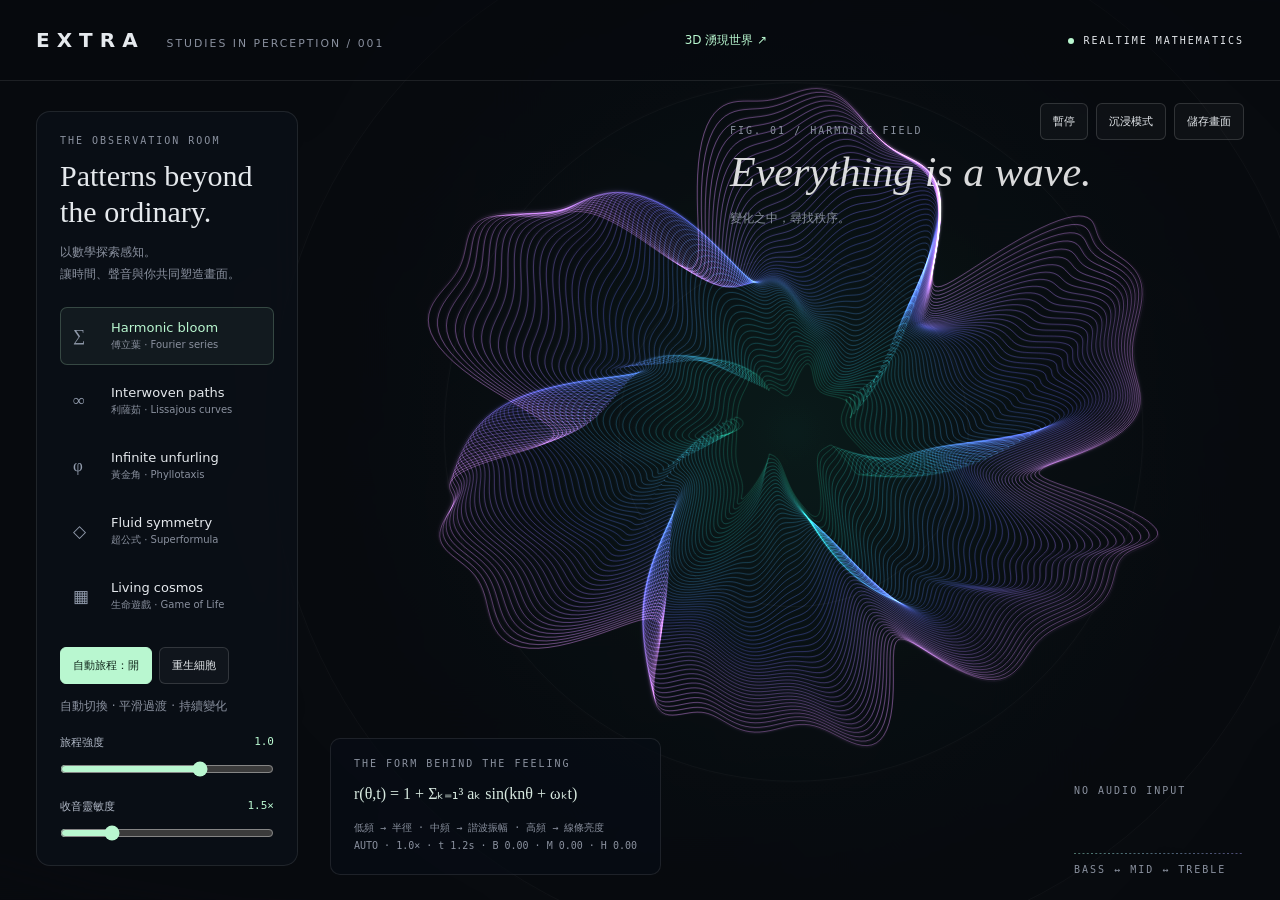
<file: extra-math-lab.html>
<!doctype html>
<html lang="zh-Hant"><head><meta charset="utf-8"><meta name="viewport" content="width=device-width,initial-scale=1"><title>EXTRA · Mathematical perception</title>
<style>
:root{color-scheme:dark;--ink:#e5e9ed;--muted:#8a919f;--line:#ffffff18;--mint:#b9f7d0}*{box-sizing:border-box}body{margin:0;background:#07090e;color:var(--ink);font:13px system-ui,sans-serif}button,input{font:inherit}button{cursor:pointer;color:inherit}button:focus-visible,a:focus-visible{outline:2px solid var(--mint);outline-offset:4px}#field{position:fixed;inset:0;width:100%;height:100%}header{position:relative;display:flex;justify-content:space-between;align-items:center;padding:28px 36px;border-bottom:1px solid var(--line);background:#07090e66}header b{font-size:20px;letter-spacing:7px}header small{color:var(--muted);letter-spacing:2px;margin-left:22px}.live{font:10px monospace;letter-spacing:2px}.live:before{content:' ';display:inline-block;width:6px;height:6px;border-radius:50%;background:var(--mint);margin-right:10px}aside{position:relative;margin:30px 0 0 36px;width:262px;max-height:calc(100dvh - 145px);overflow:auto;padding:23px;background:#0b1019bf;border:1px solid var(--line);border-radius:14px;backdrop-filter:blur(18px)}.eyebrow{font:10px monospace;letter-spacing:2px;color:var(--muted)}h1{font:normal 30px Georgia,serif;line-height:1.2;margin:12px 0}p{line-height:1.8;color:var(--muted);font-size:12px}.models{display:grid;gap:7px;margin:22px 0}.model{display:flex;align-items:center;gap:13px;border:1px solid transparent;border-radius:7px;padding:12px;background:transparent;text-align:left}.model span{font:17px Georgia,serif;color:#919bac;width:25px}.model.active{border-color:#b9f7d035;background:#b9f7d00d;color:var(--mint)}.model small{display:block;color:var(--muted);font-size:10px;margin-top:3px}label{display:block;font-size:11px;color:#b2bac8;margin-top:17px}label output{float:right;font-family:monospace;color:var(--mint)}input[type=range]{width:100%;accent-color:var(--mint);height:20px;margin:9px 0 0}.divider{border-top:1px solid var(--line);margin-top:20px;padding-top:20px}.row{display:flex;gap:7px}.action{background:#ffffff08;border:1px solid #ffffff24;border-radius:6px;padding:10px 12px;font-size:11px}.action:hover{background:#ffffff16}.primary{background:var(--mint);color:#10251a;border-color:var(--mint)}.caption{position:fixed;top:125px;left:calc(50% + 90px);pointer-events:none}.caption h2{font:normal italic 42px Georgia,serif;margin:12px 0;color:#ffffffd9}.caption p{margin-top:0}.bottom{position:fixed;bottom:25px;left:330px;right:36px;display:flex;gap:18px;align-items:end;justify-content:space-between;pointer-events:none}.formula{padding:19px 23px;border:1px solid var(--line);border-radius:10px;background:#080d15bb;max-width:530px}.formula strong{display:block;font:16px Georgia,serif;margin:12px 0;color:#d7e9e0;line-height:1.65}.formula p{margin:0;font:10px monospace;line-height:1.8}.spectrum{width:170px}.spectrum canvas{width:170px;height:48px;display:block;margin:10px 0}.tools{position:fixed;right:36px;top:103px;display:flex;gap:8px}#status{font-size:10px;min-height:32px;line-height:1.6;color:var(--muted);margin:10px 0 0}.immersive header,.immersive aside,.immersive .caption,.immersive .bottom{display:none}.immersive .tools{opacity:.3;top:25px}.immersive .tools:hover{opacity:1}@media(max-width:760px){header{padding:20px}header small{display:none}aside{margin:15px;width:220px;padding:16px;max-height:calc(100dvh - 190px);overflow:auto}.caption{display:none}.tools{right:15px;top:86px;flex-direction:column}.bottom{left:15px;right:15px;bottom:15px}.formula{padding:12px;flex:1}.formula strong{font-size:12px;margin:6px 0}.spectrum{display:none}h1{font-size:25px}}
</style></head><body>
<canvas id="field" aria-label="隨時間及聲音變化的數學視覺"></canvas>
<header><div><b>EXTRA</b><small>STUDIES IN PERCEPTION / 001</small></div><a href="immersive/" style="color:#b9f7d0;text-decoration:none;font-size:12px">3D 湧現世界 ↗</a><div class="live">REALTIME MATHEMATICS</div></header>
<aside><div class="eyebrow">THE OBSERVATION ROOM</div><h1>Patterns beyond<br>the ordinary.</h1><p>以數學探索感知。<br>讓時間、聲音與你共同塑造畫面。</p><div class="models">
<button class="model active" data-mode="0"><span>∑</span><div>Harmonic bloom<small>傅立葉 · Fourier series</small></div></button>
<button class="model" data-mode="1"><span>∞</span><div>Interwoven paths<small>利薩茹 · Lissajous curves</small></div></button>
<button class="model" data-mode="2"><span>φ</span><div>Infinite unfurling<small>黃金角 · Phyllotaxis</small></div></button>
<button class="model" data-mode="3"><span>◇</span><div>Fluid symmetry<small>超公式 · Superformula</small></div></button>
<button class="model" data-mode="4"><span>▦</span><div>Living cosmos<small>生命遊戲 · Game of Life</small></div></button></div>
<div class="row"><button class="action primary" id="auto" aria-pressed="true">自動旅程：開</button><button class="action" id="reseed">重生細胞</button></div>
<p id="directorInfo">自動切換 · 平滑過渡 · 持續變化</p>
<label for="intensity">旅程強度 <output id="intensityValue">1.0</output></label><input id="intensity" type="range" min="0" max="1.5" value="1" step="0.05">
<label for="sensitivity">收音靈敏度 <output id="sensitivityValue">1.5×</output></label><input id="sensitivity" type="range" min="0.5" max="5" value="1.5" step="0.1">
<label for="trail">回饋殘影 <output id="trailValue">0.65</output></label><input id="trail" type="range" min="0" max="0.9" value="0.65" step="0.05">
<label for="speed">時間流速 <output id="speedValue">0.7×</output></label><input id="speed" type="range" min="0" max="2" value="0.7" step="0.05">
<label for="detail">形態複雜度 <output id="detailValue">6</output></label><input id="detail" type="range" min="2" max="12" value="6" step="1">
<div class="divider"><div class="eyebrow">SELF-REPORTED MOOD · 自行設定</div><label for="warmth">冷靜色調 ↔ 溫暖色調</label><input id="warmth" type="range" min="0" max="1" value="0.35" step="0.01"><label for="energy">平靜 ↔ 活躍</label><input id="energy" type="range" min="0" max="1" value="0.4" step="0.01"></div>
<div class="divider row"><button class="action primary" id="mic">啟用麥克風</button><button class="action" id="demo" aria-pressed="false">模擬聲音</button></div><p id="status" role="status">時間模式 · 尚未使用聲音輸入</p></aside>
<div class="caption"><div class="eyebrow" id="number">FIG. 01 / HARMONIC FIELD</div><h2 id="title">Everything is a wave.</h2><p>變化之中，尋找秩序。</p></div>
<div class="tools"><button class="action" id="pause">暫停</button><button class="action" id="immersive">沉浸模式</button><button class="action" id="save">儲存畫面</button></div>
<div class="bottom"><div class="formula"><div class="eyebrow">THE FORM BEHIND THE FEELING</div><strong id="equation"></strong><p id="mapping"></p><p id="telemetry"></p></div><div class="spectrum"><div class="eyebrow" id="source">NO AUDIO INPUT</div><canvas id="spectrum" width="340" height="96"></canvas><div class="eyebrow">BASS ↔ MID ↔ TREBLE</div></div></div>
<script src="extra-dynamics.js"></script>
<script>
'use strict';
const $=id=>document.getElementById(id),canvas=$('field'),ctx=canvas.getContext('2d'),sp=$('spectrum').getContext('2d'),tau=Math.PI*2;
const formulas=[['r(θ,t) = 1 + Σₖ₌₁³ aₖ sin(knθ + ωₖt)','低頻 → 半徑 · 中頻 → 諧波振幅 · 高頻 → 線條亮度','HARMONIC FIELD','Everything is a wave.'],['x = A sin(aθ + 0.2t + δ); y = A sin(bθ + ψ)','低頻 → 尺度 · 中頻 → 相位 · 複雜度 → 頻率比 a:b','LISSAJOUS ORBITS','Connected, endlessly.'],['θᵢ = iπ(3 − √5) + t; rᵢ = c√i','低頻 → 尺度 · 中頻 → 立體起伏 · 高頻 → 粒子亮度','GOLDEN ANGLE','Order in the unfolding.'],['r = (|cos(mθ/4)|ⁿ² + |sin(mθ/4)|ⁿ³)⁻¹/ⁿ¹','低頻 → 尺度 · 中頻 → 指數 n₂ · 複雜度 → 對稱 m','SUPERFORMULA','Symmetry in motion.'],['s′ = (N = 3) ∨ (s ∧ N = 2) · B3/S23','8 鄰居 · 邊界環繞 · 聲音控制代速，規則不變','CONWAY LIFE','Life finds a rhythm.']];
let mode=0,t=0,last=0,paused=matchMedia('(prefers-reduced-motion: reduce)').matches,w=0,h=0,dpr=1,bass=0,mid=0,treble=0,simulated=false,stream=null,ac=null,analyser=null,bins=null,pending=false;
const {LifeGrid,ReactiveDirector}=ExtraDynamics;
const life=new LifeGrid(),director=new ReactiveDirector();life.seed();
const history=document.createElement('canvas'),historyCtx=history.getContext('2d');
const outgoing=document.createElement('canvas'),outgoingCtx=outgoing.getContext('2d');
let autoJourney=true,lifeAccumulator=0,transition=1,hasHistory=false,frameDt=1/60,dirty=true;
function resize(){w=innerWidth;h=innerHeight;dpr=Math.min(devicePixelRatio||1,2);canvas.width=w*dpr;canvas.height=h*dpr;ctx.setTransform(dpr,0,0,dpr,0,0);history.width=canvas.width;history.height=canvas.height;outgoing.width=canvas.width;outgoing.height=canvas.height;hasHistory=false;transition=1;dirty=true}addEventListener('resize',resize);resize();
function select(m){if(m!==mode&&hasHistory){outgoingCtx.clearRect(0,0,outgoing.width,outgoing.height);outgoingCtx.drawImage(canvas,0,0);transition=0;hasHistory=false;}mode=m;director.elapsed=0;dirty=true;document.querySelectorAll('.model').forEach(b=>{b.classList.toggle('active',+b.dataset.mode===m);b.setAttribute('aria-pressed',String(+b.dataset.mode===m))});$('equation').textContent=formulas[m][0];$('mapping').textContent=formulas[m][1];$('number').textContent=`FIG. 0${m+1} / ${formulas[m][2]}`;$('title').textContent=formulas[m][3]}
document.querySelectorAll('.model').forEach(b=>b.onclick=()=>{autoJourney=false;updateAuto();select(+b.dataset.mode)});select(0);
function updateAuto(){$('auto').textContent='自動旅程：'+(autoJourney?'開':'關');$('auto').setAttribute('aria-pressed',String(autoJourney));$('directorInfo').textContent=autoJourney?'聲音／時間引導 · 每 16–26 秒選擇下一幕':'固定模型 · 參數仍隨聲音變化';}
$('auto').onclick=()=>{autoJourney=!autoJourney;director.elapsed=0;updateAuto()};
$('reseed').onclick=()=>{life.seed();lifeAccumulator=0;dirty=true;};
for(const id of ['intensity','sensitivity','trail'])$(id).oninput=()=>{$(id+'Value').textContent=Number($(id).value).toFixed(2)+(id==='sensitivity'?'×':'');dirty=true;};
for(const id of ['warmth','energy'])$(id).oninput=()=>{dirty=true};
$('speed').oninput=()=> $('speedValue').textContent=(+$('speed').value).toFixed(2)+'×';$('detail').oninput=()=>{ $('detailValue').textContent=$('detail').value;dirty=true;};
function pauseLabel(){$('pause').textContent=paused?'繼續':'暫停';$('pause').setAttribute('aria-pressed',String(paused))}pauseLabel();$('pause').onclick=()=>{paused=!paused;pauseLabel()};
$('immersive').onclick=()=>{document.body.classList.toggle('immersive');$('immersive').textContent=document.body.classList.contains('immersive')?'顯示控制':'沉浸模式'};addEventListener('keydown',e=>{if(e.key==='Escape'){document.body.classList.remove('immersive');$('immersive').textContent='沉浸模式'}});
$('save').onclick=()=>canvas.toBlob(blob=>{if(!blob)return;const a=document.createElement('a'),url=URL.createObjectURL(blob);a.href=url;a.download=`extra-${mode+1}-${Date.now()}.png`;a.click();setTimeout(()=>URL.revokeObjectURL(url),1000)});
function stopMic(){if(stream)stream.getTracks().forEach(track=>track.stop());stream=null;analyser=null;bins=null;if(ac)ac.close().catch(()=>{});ac=null;$('mic').textContent='啟用麥克風';$('mic').setAttribute('aria-pressed','false');bass=mid=treble=0}
$('mic').onclick=async()=>{if(pending)return;if(stream){stopMic();$('status').textContent='時間模式 · 麥克風已關閉';$('source').textContent='NO AUDIO INPUT';return}pending=true;$('mic').disabled=true;try{if(!navigator.mediaDevices?.getUserMedia)throw Error('unavailable');ac=new AudioContext();await ac.resume();stream=await navigator.mediaDevices.getUserMedia({audio:{echoCancellation:false,noiseSuppression:false,autoGainControl:false}});analyser=ac.createAnalyser();analyser.fftSize=2048;analyser.smoothingTimeConstant=.55;ac.createMediaStreamSource(stream).connect(analyser);bins=new Uint8Array(analyser.frequencyBinCount);simulated=false;$('demo').setAttribute('aria-pressed','false');$('mic').textContent='關閉麥克風';$('mic').setAttribute('aria-pressed','true');$('status').textContent='即時 FFT · 聲音只在本機分析，沒有錄音或上傳';$('source').textContent='LIVE MICROPHONE'}catch(e){stopMic();$('status').textContent='未能啟用麥克風，請檢查權限及 localhost / HTTPS。';$('source').textContent=simulated?'SIMULATED SIGNAL':'NO AUDIO INPUT'}finally{pending=false;$('mic').disabled=false}};
$('demo').onclick=()=>{if(pending)return;stopMic();simulated=!simulated;$('demo').setAttribute('aria-pressed',String(simulated));$('status').textContent=simulated?'模擬頻譜 · 非真實聲音，非情緒辨識':'時間模式 · 尚未使用聲音輸入';$('source').textContent=simulated?'SIMULATED SIGNAL':'NO AUDIO INPUT'};addEventListener('pagehide',stopMic);
function audio(){if(analyser){analyser.getByteFrequencyData(bins);const avg=(lo,hi)=>{let sum=0,n=0;for(let i=Math.max(1,Math.ceil(lo*2048/ac.sampleRate));i<Math.min(bins.length,hi*2048/ac.sampleRate);i++){sum+=bins[i]/255;n++}return n?sum/n:0};const gain=+$('sensitivity').value;bass=Math.min(1,avg(20,250)*gain);mid=Math.min(1,avg(250,2000)*gain);treble=Math.min(1,avg(2000,12000)*gain)}else if(simulated){const clock=director.clock;bass=.12+.7*Math.exp(-((clock*2)%1)*9);mid=.25+.2*Math.sin(clock*1.3);treble=.2+.15*Math.sin(clock*2.7)}else bass=mid=treble=0}
function draw(){ctx.fillStyle='#07090e';ctx.fillRect(0,0,w,h);const cx=w>760?w*.62:w*.63,cy=h*.48,R=Math.min(w>760?w*.29:w*.42,h*.34)*(1+bass*.16)*director.zoom,n=+$('detail').value,energy=+$('energy').value,hue=230-+$('warmth').value*215+director.hue+Math.sin(t*.12)*30;const glow=ctx.createRadialGradient(cx,cy,0,cx,cy,R*1.6);glow.addColorStop(0,`hsla(${hue},70%,20%,.23)`);glow.addColorStop(1,'transparent');ctx.fillStyle=glow;ctx.fillRect(0,0,w,h);
if(hasHistory&&+$('trail').value>0){ctx.save();ctx.translate(cx,cy);ctx.rotate(frameDt*.12*+$('intensity').value);const zoom=Math.exp(frameDt*(.12+director.level*.3)*+$('intensity').value);ctx.scale(zoom,zoom);ctx.globalAlpha=Math.pow(+$('trail').value,frameDt*60);ctx.drawImage(history,-cx,-cy,w,h);ctx.restore();}
ctx.strokeStyle='#ffffff08';ctx.lineWidth=1;for(let rad=1;rad<=3;rad++){ctx.beginPath();ctx.arc(cx,cy,R*rad*.5,0,tau);ctx.stroke()}ctx.save();ctx.translate(cx,cy);ctx.rotate(director.angle+Math.sin(t*.11)*.16);ctx.globalCompositeOperation='lighter';
const project=(x,y,z)=>{const angle=t*.1,c=Math.cos(angle),s=Math.sin(angle),xx=x*c+z*s,zz=-x*s+z*c;return [xx*R,(y*.84+zz*.37)*R]};
if(mode===4){const cell=R*2/life.size;for(let i=0;i<life.cells.length;i++)if(life.cells[i]){const x=(i%life.size-life.size/2)*cell,y=(Math.floor(i/life.size)-life.size/2)*cell;ctx.fillStyle=`hsla(${hue+Math.min(life.age[i],60)*3+(i%life.size)*1.4},85%,${55+treble*16}%,.8)`;ctx.fillRect(x,y,cell*.8,cell*.8);}}
else if(mode===2){const count=Math.round((1000+n*200)*(1+director.high*.5));for(let i=1;i<count;i++){const a=i*Math.PI*(3-Math.sqrt(5))+t*.13,r=Math.sqrt(i/count),z=Math.sin(r*13-t*.6+mid)*.3;const [x,y]=project(r*Math.cos(a),r*Math.sin(a),z);ctx.fillStyle=`hsla(${hue+r*120+z*90},82%,${55+treble*20}%,${.3+.5*r})`;ctx.beginPath();ctx.arc(x,y,(.6+energy+treble)*(.5+r),0,tau);ctx.fill()}}
else {const layers=Math.round(35+n*4+director.high*20);for(let layer=0;layer<layers;layer++){const q=layer/(layers-1);ctx.beginPath();ctx.strokeStyle=`hsla(${hue+q*125},${65+energy*25}%,${48+q*25+treble*8}%,${.19+q*.3})`;ctx.lineWidth=.65+treble*.6;for(let j=0;j<=480;j++){const a=j/480*tau;let x,y,z;if(mode===0){let r=1;for(let k=1;k<=3;k++)r+=(.16+mid*.08)/k*Math.sin(k*n*a+t*(.18+k*.1)+q*5);r*=.18+q*.8;x=r*Math.cos(a);y=r*Math.sin(a);z=Math.sin(a*n+q*8+t*.45)*.24*(.3+energy)}else if(mode===1){x=Math.sin(n*a+t*.2+mid+q*.9)*(.35+q*.65);y=Math.sin((n+1)*a+q*1.5)*(.35+q*.65);z=Math.cos(a+t*.2+q*4)*.3}else{const n1=.7+energy*2,n2=1.3+mid*3+Math.sin(t*.2)*.4,n3=1.7;const r=Math.pow(Math.pow(Math.abs(Math.cos(n*a/4)),n2)+Math.pow(Math.abs(Math.sin(n*a/4)),n3),-1/n1)*(.15+q*.65);x=r*Math.cos(a);y=r*Math.sin(a);z=Math.sin(a*2+t*.3+q*6)*.22}const [px,py]=project(x,y,z);if(j===0)ctx.moveTo(px,py);else ctx.lineTo(px,py)}ctx.stroke()}}ctx.restore();
if(transition<1){ctx.save();ctx.globalAlpha=1-transition;ctx.drawImage(outgoing,0,0,w,h);ctx.restore();}
historyCtx.clearRect(0,0,history.width,history.height);historyCtx.drawImage(canvas,0,0);hasHistory=true;
sp.clearRect(0,0,340,96);for(let i=0;i<40;i++){const v=bins?bins[Math.min(bins.length-1,Math.floor(Math.pow(i/39,2)*(bins.length-1)))]/255:simulated?Math.max(.03,(i<9?bass:i<25?mid:treble)*(.6+.4*Math.sin(i*2+t))):.015;sp.fillStyle=`hsla(${hue+i*2},60%,75%,.7)`;sp.fillRect(i*8.5,96-v*90,4,v*90)}$('telemetry').textContent=`${autoJourney?'AUTO':'MANUAL'} · ${director.rate.toFixed(1)}× · ${mode===4?'GEN '+life.generation:'t '+t.toFixed(1)+'s'} · B ${bass.toFixed(2)} · M ${mid.toFixed(2)} · H ${treble.toFixed(2)}`}
function frame(now){const dt=Math.min(Math.max((now-last)/1000,0),.05);last=now;const running=!paused&&!document.hidden;
if(running){audio();const dynamics=director.update(dt,{bass,mid,treble,active:!!analyser||simulated},+$('intensity').value,autoJourney);const scaled=dt*+$('speed').value;t+=scaled*director.rate;
if(dynamics.switchDue){select(dynamics.next===null||dynamics.next===mode?(mode+1)%formulas.length:dynamics.next);}
if(mode===4){lifeAccumulator+=scaled*(3+director.level*20);while(lifeAccumulator>=1){life.step();lifeAccumulator--;}}
transition=Math.min(1,transition+dt/2);frameDt=dt;draw();dirty=false;
}else if(dirty&&!document.hidden){frameDt=0;hasHistory=false;draw();dirty=false;}
requestAnimationFrame(frame)}requestAnimationFrame(frame);
</script></body></html>
</file>
